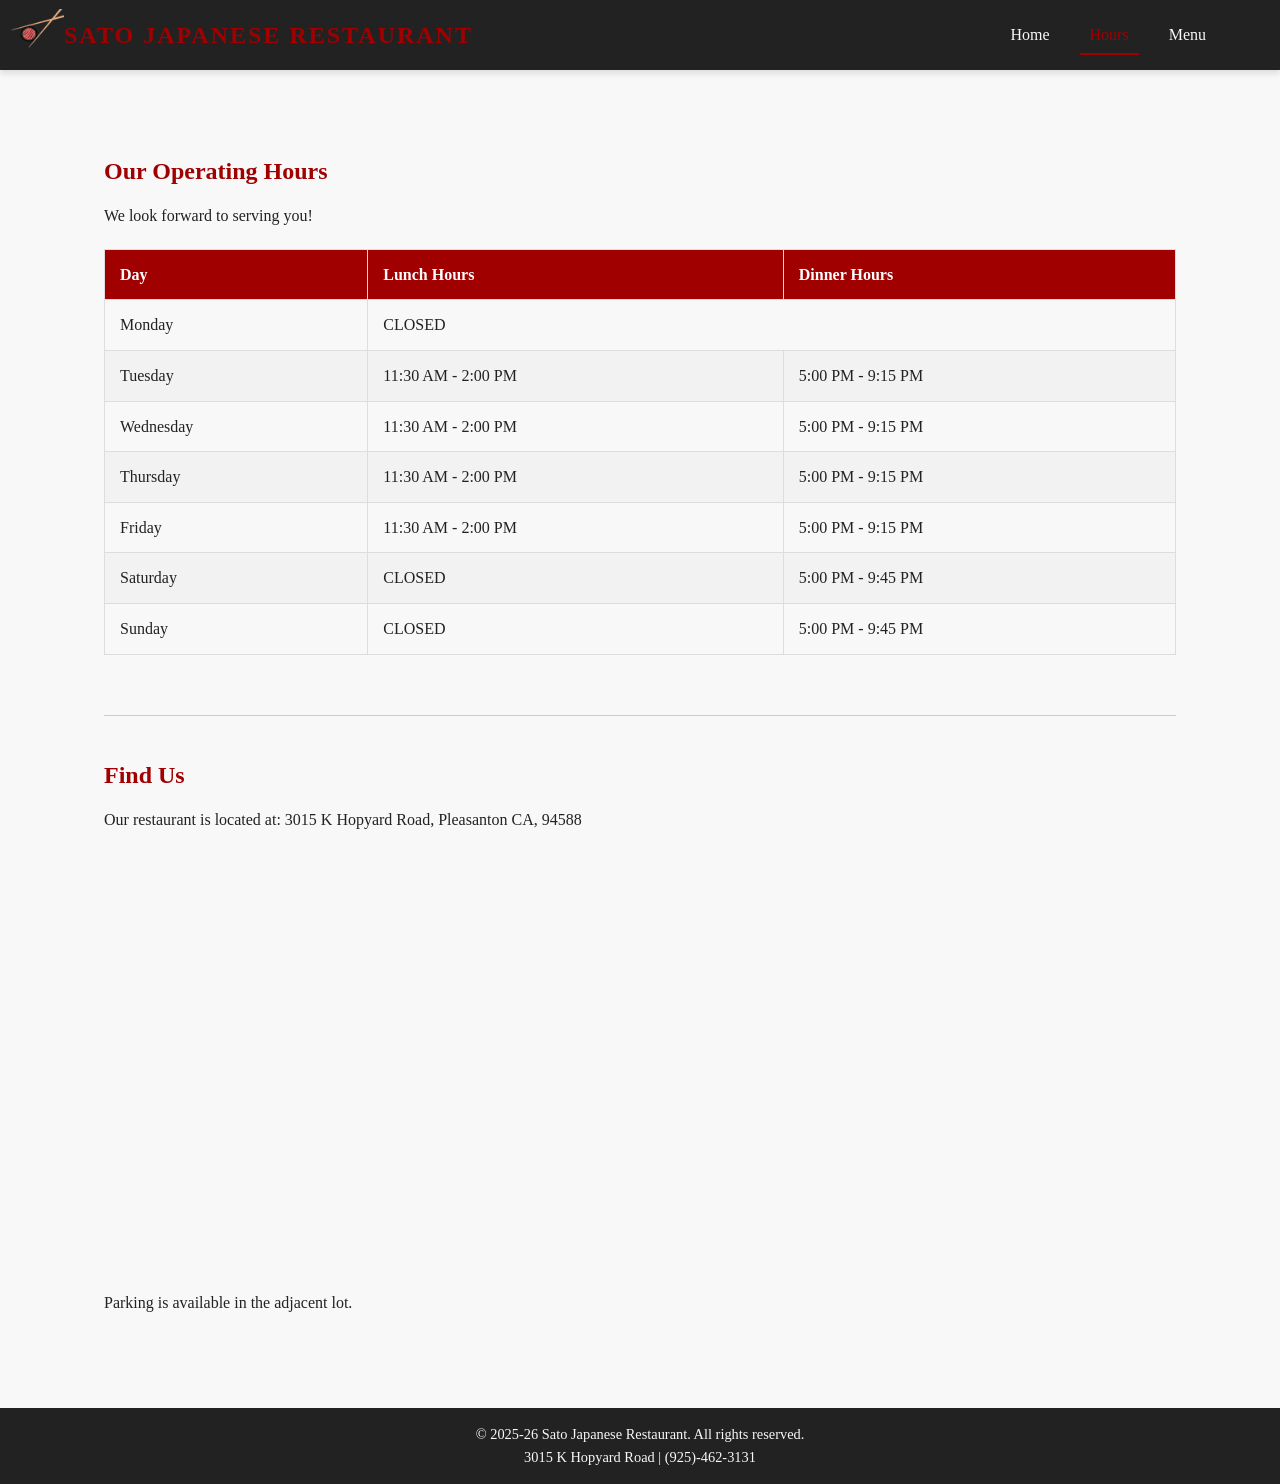
<file: hours.html>
<!DOCTYPE html>
<html lang="en">
<head>
    <meta charset="UTF-8">
    <meta name="viewport" content="width=device-width, initial-scale=1.0">
    <title>Sato Japanese Restaurant - Hours</title>
    <link rel="stylesheet" href="style.css">
</head>
<body>

    <img src="favicon_copy.png" class="logo_img">
    <header>
        <div class="logo">Sato Japanese Restaurant</div>
        <nav>
            <ul>
                <li><a href="index.html">Home</a></li>
                <li><a href="hours.html" class="active">Hours</a></li>
                <li><a href="menu.html">Menu</a></li>
            </ul>
        </nav>
    </header>

    <main class="hours-page">
        <section class="hours-info">
            <h2>Our Operating Hours</h2>
            <p>We look forward to serving you!</p>
            <table class="responsive-table fade-in-delay">
                <thead>
                    <tr>
                        <th>Day</th>
                        <th>Lunch Hours</th>
                        <th>Dinner Hours</th>
                    </tr>
                </thead>
                <tbody>
                    <tr>
                        <td>Monday</td>
                        <td colspan="2">CLOSED</td>
                    </tr>
                    <tr>
                        <td>Tuesday</td>
                        <td>11:30 AM - 2:00 PM</td>
                        <td>5:00 PM - 9:15 PM</td>
                    </tr>
                    <tr>
                        <td>Wednesday</td>
                        <td>11:30 AM - 2:00 PM</td>
                        <td>5:00 PM - 9:15 PM</td>
                    </tr>
                    <tr>
                        <td>Thursday</td>
                        <td>11:30 AM - 2:00 PM</td>
                        <td>5:00 PM - 9:15 PM</td>
                    </tr>
                    <tr>
                        <td>Friday</td>
                        <td>11:30 AM - 2:00 PM</td>
                        <td>5:00 PM - 9:15 PM</td>
                    </tr>
                    <tr>
                        <td>Saturday</td>
                        <td>CLOSED</td>
                        <td colspan="2">5:00 PM - 9:45 PM</td>
                    </tr>
                    <tr>
                        <td>Sunday</td>
                        <td>CLOSED</td>
                        <td>5:00 PM - 9:45 PM</td>
                    </tr>
                </tbody>
            </table>
        </section>

        <section class="location-info">
            <h2>Find Us</h2>
            <p>Our restaurant is located at: 3015 K Hopyard Road, Pleasanton CA, 94588</p>
            <iframe src="https://www.google.com/maps/embed?pb=!1m18!1m12!1m3!1d3157.8063893391627!2d-121.89957112369252!3d37.6772569177708!2m3!1f0!2f0!3f0!3m2!1i1024!2i768!4f13.1!3m3!1m2!1s0x808fe963c2feba8f%3A0xa74aaab56c9bbfce!2sSato%20Japanese%20Cuisine!5e0!3m2!1sen!2sus!4v1765731597473!5m2!1sen!2sus" width="600" height="450" style="border:0;" allowfullscreen="" loading="lazy" referrerpolicy="no-referrer-when-downgrade"></iframe>
            <p>Parking is available in the adjacent lot.</p>
        </section>
    </main>

    <footer>
        <p>&copy; 2025-26 Sato Japanese Restaurant. All rights reserved.</p>
        <p>3015 K Hopyard Road | (925)-462-3131</p>
    </footer>

</body>
</html>
</file>
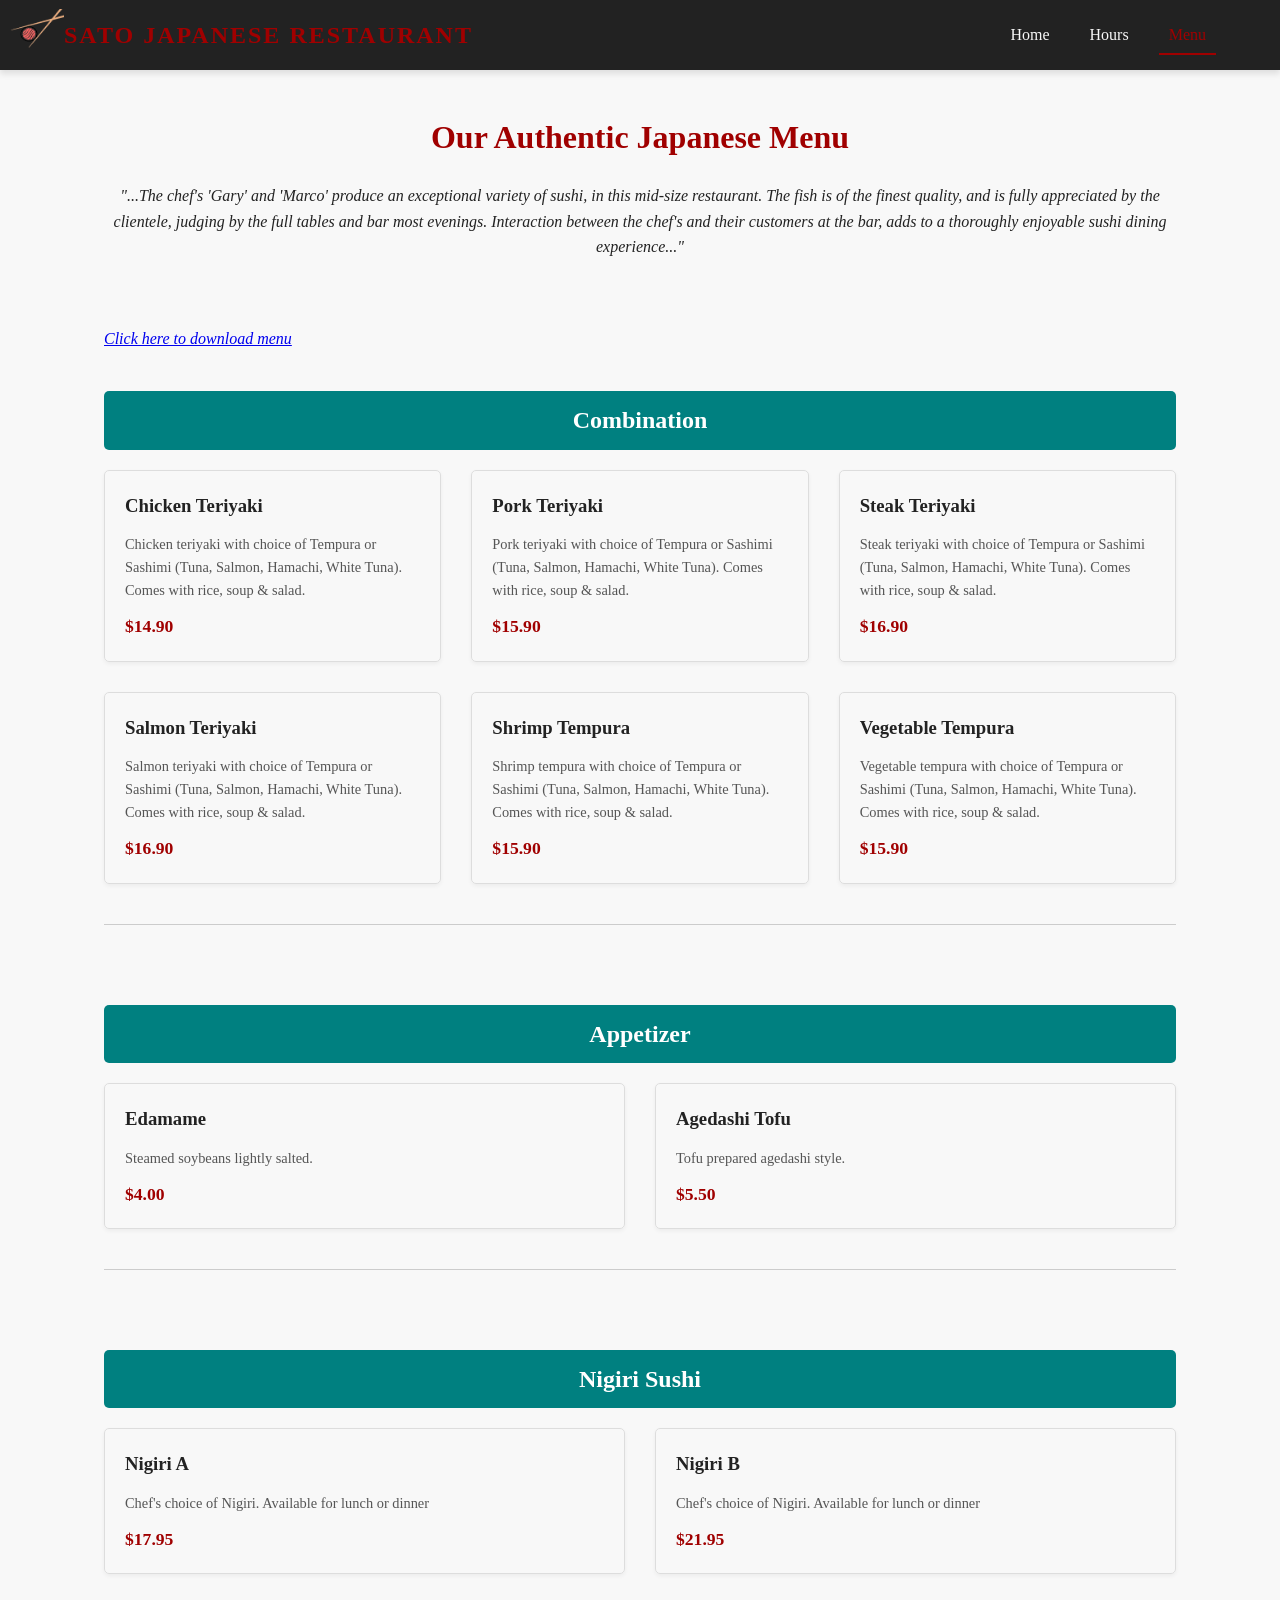
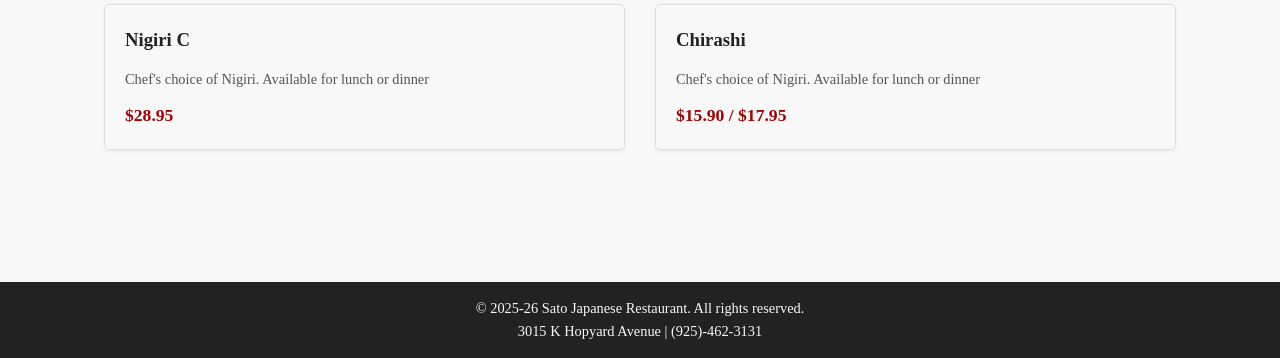
<file: menu.html>
<!DOCTYPE html>
<html lang="en">
<head>
    <meta charset="UTF-8">
    <meta name="viewport" content="width=device-width, initial-scale=1.0">
    <title>Sato Japanese Restaurant - Our Menu</title>
    <link rel="stylesheet" href="style.css">
</head>
<body>

    <img src="favicon_copy.png" class="logo_img">
    <header>
        <div class="logo">Sato Japanese Restaurant</div>
        <nav>
            <ul>
                <li><a href="index.html">Home</a></li>
                <li><a href="hours.html">Hours</a></li>
                <li><a href="menu.html" class="active">Menu</a></li>
            </ul>
        </nav>
    </header>

    <main class="menu-page">
        <h1>Our Authentic Japanese Menu</h1>
        <p class="menu-intro">"...The chef's 'Gary' and 'Marco' produce an exceptional variety of sushi, in this mid-size restaurant. The fish is of the finest quality, and is fully appreciated by the clientele, judging by the full tables and bar most evenings. Interaction between the chef's and their customers at the bar, adds to a thoroughly enjoyable sushi dining experience..."</p>
        <br/>
        <a href="2012June_Sato_Menu.pdf" target="_blank" class="menu-intro">Click here to download menu</a>
        <section class="menu-category">
            <h2>Combination</h2>
            <div class="menu-items">
                <article class="menu-item float-up-on-load">
                    <h3>Chicken Teriyaki</h3>
                    <p class="description">Chicken teriyaki with choice of Tempura or Sashimi (Tuna, Salmon, Hamachi, White Tuna). Comes with rice, soup & salad.</p>
                    <p class="price">$14.90</p>
                </article>

                <article class="menu-item float-up-on-load">
                    <h3>Pork Teriyaki</h3>
                    <p class="description">Pork teriyaki with choice of Tempura or Sashimi (Tuna, Salmon, Hamachi, White Tuna). Comes with rice, soup & salad.</p>
                    <p class="price">$15.90</p>
                </article>

                <article class="menu-item float-up-on-load">
                    <h3>Steak Teriyaki</h3>
                    <p class="description">Steak teriyaki with choice of Tempura or Sashimi (Tuna, Salmon, Hamachi, White Tuna). Comes with rice, soup & salad.</p>
                    <p class="price">$16.90</p>
                </article>
                <article class="menu-item float-up-on-load">
                    <h3>Salmon Teriyaki</h3>
                    <p class="description">Salmon teriyaki with choice of Tempura or Sashimi (Tuna, Salmon, Hamachi, White Tuna). Comes with rice, soup & salad.</p>
                    <p class="price">$16.90</p>
                </article>

                <article class="menu-item float-up-on-load">
                    <h3>Shrimp Tempura</h3>
                    <p class="description">Shrimp tempura with choice of Tempura or Sashimi (Tuna, Salmon, Hamachi, White Tuna). Comes with rice, soup & salad.</p>
                    <p class="price">$15.90</p>
                </article>

                <article class="menu-item float-up-on-load">
                    <h3>Vegetable Tempura</h3>
                    <p class="description">Vegetable tempura with choice of Tempura or Sashimi (Tuna, Salmon, Hamachi, White Tuna). Comes with rice, soup & salad.</p>
                    <p class="price">$15.90</p>
                </article>
            </div>
        </section>
        
        <section class="menu-category">
            <h2>Appetizer</h2>
            <div class="menu-items">
                <article class="menu-item float-up-on-load">
                    <h3>Edamame</h3>
                    <p class="description">Steamed soybeans lightly salted.</p>
                    <p class="price">$4.00</p>
                </article>

                <article class="menu-item float-up-on-load">
                    <h3>Agedashi Tofu</h3>
                    <p class="description">Tofu prepared agedashi style.</p>
                    <p class="price">$5.50</p>
                </article>
            </div>
        </section>

        <section class="menu-category">
            <h2>Nigiri Sushi</h2>
            <div class="menu-items" style="padding-bottom: 30px;">
                <article class="menu-item float-up-on-load">
                    <h3>Nigiri A</h3>
                    <p class="description">Chef's choice of Nigiri. Available for lunch or dinner</p>
                    <p class="price">$17.95</p>
                </article>

                <article class="menu-item float-up-on-load">
                    <h3>Nigiri B</h3>
                    <p class="description">Chef's choice of Nigiri. Available for lunch or dinner </p>
                    <p class="price">$21.95</p>
                </article>
            </div>
            <div class="menu-items">
                <article class="menu-item float-up-on-load">
                    <h3>Nigiri C</h3>
                    <p class="description">Chef's choice of Nigiri. Available for lunch or dinner </p>
                    <p class="price">$28.95</p>
                </article>

                <article class="menu-item float-up-on-load">
                    <h3>Chirashi</h3>
                    <p class="description">Chef's choice of Nigiri. Available for lunch or dinner </p>
                    <p class="price">$15.90 / $17.95</p>
                </article>
            </div>
        </section>
    </main>

    <footer>
        <p>&copy; 2025-26 Sato Japanese Restaurant. All rights reserved.</p>
        <p>3015 K Hopyard Avenue | (925)-462-3131</p>
    </footer>

</body>
</html>
</file>
<file: style.css>
/*
    ======================================
    BASE STYLES
    ======================================
*/
:root {
    --primary-color: #A00000; /* Deep Red/Maroon */
    --secondary-color: #F8F8F8; /* Light Off-White */
    --accent-color: #008080; /* Teal/Cyan Accent */
    --dark-color: #222222;
    --font-family: 'Georgia', serif;
}

* {
    box-sizing: border-box;
    margin: 0;
    padding: 0;
}

body {
    font-family: var(--font-family);
    line-height: 1.6;
    color: var(--dark-color);
    background-color: var(--secondary-color);
    padding-top: 80px; /* Space for fixed header */
}

/*
    ======================================
    HEADER & NAVIGATION
    ======================================
*/
header {
    background-color: var(--dark-color);
    color: var(--secondary-color);
    padding: 1rem 5%;
    display: flex;
    justify-content: space-between;
    align-items: center;
    position: fixed;
    top: 0;
    left: 0;
    width: 100%;
    z-index: 1000;
    box-shadow: 0 4px 6px rgba(0, 0, 0, 0.1);
}

.logo_img {
    height: 5%;
    width: 5%;
    position: fixed;
    top: 1%;
    left: 0%;
    z-index: 1001;
}

.logo {
    font-size: 1.5rem;
    font-weight: bold;
    color: var(--primary-color);
    text-transform: uppercase;
    letter-spacing: 2px;
}

nav ul {
    list-style: none;
    display: flex;
}

nav ul li {
    margin-left: 20px;
}

nav ul a {
    color: var(--secondary-color);
    text-decoration: none;
    font-weight: 500;
    padding: 5px 10px;
    position: relative;
    transition: color 0.3s ease;
}

nav ul a:hover, nav ul a.active {
    color: var(--primary-color);
}

/* Underline Animation on Hover */
nav ul a:after {
    content: '';
    position: absolute;
    width: 0;
    height: 2px;
    display: block;
    margin-top: 5px;
    right: 0;
    background: var(--primary-color);
    transition: width 0.4s ease;
}

nav ul a:hover:after, nav ul a.active:after {
    width: 100%;
    left: 0;
    background: var(--primary-color);
}


/*
    ======================================
    GENERAL LAYOUT & SECTIONS
    ======================================
*/
main {
    padding: 2rem 5%;
    max-width: 1200px;
    margin: 0 auto;
}

h1, h2, h3 {
    margin-bottom: 0.8rem;
    color: var(--primary-color);
}

section {
    padding: 40px 0;
    border-bottom: 1px solid #ccc;
}

section:last-of-type {
    border-bottom: none;
}

.cta-button {
    display: inline-block;
    background-color: var(--accent-color);
    color: white;
    padding: 10px 20px;
    text-decoration: none;
    border-radius: 5px;
    margin-top: 15px;
    transition: background-color 0.3s, transform 0.3s;
}

.cta-button:hover {
    background-color: #006666;
    transform: scale(1.05);
}

.placeholder-image {
    width: 100%;
    max-width: 400px;
    height: auto;
    border-radius: 8px;
    object-fit: cover;
    margin-bottom: 15px;
    border: 3px solid var(--accent-color);
}

/*
    ======================================
    HOME PAGE STYLES
    ======================================
*/
.heading {
    font-family: cursive;

    text-shadow: 
        0 0 5px rgba(0, 0, 255, 0.6), 
        0 0 10px rgba(0, 0, 255, 0.6), 
        0 0 20px var(--accent-color), 
        0 0 40px var(--accent-color), 
        0 0 80px var(--accent-color);
}

.hero-section {
    background-image: url('sato-japanese-cuisine.jpg');
    background-repeat: no-repeat;
    background-size: cover;
    background-position: center;
    text-align: center;
    padding: 80px 0;
    min-height: 400px;
    display: flex;
    flex-direction: column;
    justify-content: center;
    align-items: center;
    color: white;
    border-radius: 10px;
}

.hero-section h1 {
    font-size: 3.5rem;
    color: white; /* Base color for neon flicker */
}

.tagline {
    font-family: cursive;
    font-size: 1.2rem;
    margin-top: 10px;
    color: #ffffff;
    text-shadow: 
        0 0 5px rgba(0, 0, 255, 0.6), 
        0 0 10px rgba(0, 0, 255, 0.6), 
        0 0 20px var(--accent-color), 
        0 0 40px var(--accent-color), 
        0 0 80px var(--accent-color);
}

.about-content {
    display: flex;
    align-items: center;
    gap: 30px;
}

.about-content .text-content {
    flex: 1;
}

/* Featured Dish Card */
.dish-card {
    text-align: center;
    padding: 20px;
    border: 1px solid #ddd;
    border-radius: 8px;
    box-shadow: 0 4px 8px rgba(0, 0, 0, 0.1);
    transition: all 0.5s ease;
}

/*
    ======================================
    HOURS & LOCATION STYLES
    ======================================
*/
.responsive-table {
    width: 100%;
    border-collapse: collapse;
    margin: 20px 0;
}

.responsive-table th, .responsive-table td {
    padding: 12px 15px;
    border: 1px solid #ddd;
    text-align: left;
}

.responsive-table th {
    background-color: var(--primary-color);
    color: white;
}

.responsive-table tr:nth-child(even) {
    background-color: #f2f2f2;
}

.map-placeholder {
    height: 300px;
    width: 100%;
    background-color: #cccccc;
    display: flex;
    flex-direction: column;
    justify-content: center;
    align-items: center;
    margin-top: 20px;
    border: 5px solid var(--primary-color);
    border-radius: 8px;
    font-size: 1.5rem;
    color: var(--dark-color);
    text-align: center;
}

/*
    ======================================
    MENU PAGE STYLES
    ======================================
*/
.menu-page h1 {
    text-align: center;
    margin-bottom: 20px;
}

.menu-intro {
    text-align: center;
    font-style: italic;
    margin-bottom: 40px;
}

.menu-category {
    margin-bottom: 40px;
}

.menu-category h2 {
    text-align: center;
    padding: 10px;
    background-color: var(--accent-color);
    color: white;
    border-radius: 5px;
    margin-bottom: 20px;
}

.menu-items {
    display: grid;
    grid-template-columns: repeat(auto-fit, minmax(300px, 1fr));
    gap: 30px;
}

.menu-item {
    border: 1px solid #ddd;
    padding: 20px;
    border-radius: 5px;
    box-shadow: 0 2px 4px rgba(0, 0, 0, 0.05);
}

.menu-item h3 {
    margin-top: 0;
    color: var(--dark-color);
}

.menu-item .description {
    font-size: 0.9rem;
    color: #555;
    margin-bottom: 10px;
}

.menu-item .price {
    font-weight: bold;
    color: var(--primary-color);
    font-size: 1.1rem;
}


/*
    ======================================
    FOOTER
    ======================================
*/
footer {
    background-color: var(--dark-color);
    color: var(--secondary-color);
    text-align: center;
    padding: 15px 5%;
    font-size: 0.9rem;
    margin-top: 20px;
}

/*
    ======================================
    ADVANCED CSS ANIMATIONS & KEYFRAMES
    ======================================
*/

/* 1. Neon Flicker Animation (Used on h1 in index.html) */
.neon-flicker {
    color: #fff;
    text-shadow: 
        0 0 5px rgba(255, 0, 0, 0.6), 
        0 0 10px rgba(255, 0, 0, 0.6), 
        0 0 20px var(--primary-color), 
        0 0 40px var(--primary-color), 
        0 0 80px var(--primary-color);
    animation: neon-flicker 1.5s infinite alternate;
}

@keyframes neon-flicker {
    0%, 19%, 21%, 23%, 25%, 54%, 56%, 100% {
        text-shadow: 
            0 0 5px rgba(255, 0, 0, 0.8), 
            0 0 15px var(--primary-color), 
            0 0 30px var(--primary-color);
        opacity: 1;
    }
    20%, 24%, 55% {        
        text-shadow: none;
        opacity: 0.7;
    }
}

/* 2. Spin-on-Hover (Used on .dish-card in index.html) */
.spin-on-hover:hover {
    transform: rotateY(15deg) scale(1.03);
    box-shadow: 0 10px 20px rgba(0, 0, 0, 0.2);
}

/* 3. Pulse Shadow Animation (Used on .map-placeholder in hours.html) */
.pulse-shadow {
    animation: pulse-shadow 2s infinite ease-in-out;
}

@keyframes pulse-shadow {
    0% {
        box-shadow: 0 0 0 0px rgba(0, 128, 128, 0.7); /* Accent Color */
    }
    50% {
        box-shadow: 0 0 0 15px rgba(0, 128, 128, 0.0);
    }
    100% {
        box-shadow: 0 0 0 0px rgba(0, 128, 128, 0.7);
    }
}

/* 4. Float-Up-on-Load Animation (Used on .menu-item in menu.html) */
.float-up-on-load {
    opacity: 0;
    transform: translateY(20px);
    animation: float-up 0.6s ease-out forwards;
}

/* Applying staggered delay to menu items for a cooler effect */
.menu-item:nth-child(1) { animation-delay: 0.1s; }
.menu-item:nth-child(2) { animation-delay: 0.2s; }
.menu-item:nth-child(3) { animation-delay: 0.3s; }
.menu-item:nth-child(4) { animation-delay: 0.4s; }
.menu-item:nth-child(5) { animation-delay: 0.5s; }
.menu-item:nth-child(6) { animation-delay: 0.6s; }

@keyframes float-up {
    to {
        opacity: 1;
        transform: translateY(0);
    }
}

/* 5. Fade-in-Delay for the Hours Table (hours.html) */
.fade-in-delay {
    opacity: 0;
    animation: fadeIn 1s ease-in forwards;
    animation-delay: 0.5s;
}

@keyframes fadeIn {
    to {
        opacity: 1;
    }
}

/*
    ======================================
    MEDIA QUERIES (Responsiveness)
    ======================================
*/
@media (max-width: 768px) {
    body {
        padding-top: 60px;
    }
    
    header {
        flex-direction: column;
        padding: 10px 5%;
    }

    nav ul {
        margin-top: 10px;
        justify-content: center;
    }

    .hero-section h1 {
        font-size: 2.5rem;
    }

    .about-content {
        flex-direction: column;
    }

    .placeholder-image {
        max-width: 100%;
    }

    .responsive-table thead {
        display: none; /* Hide header on small screens */
    }

    .responsive-table, .responsive-table tbody, .responsive-table tr, .responsive-table td {
        display: block;
        width: 100%;
    }

    .responsive-table tr {
        margin-bottom: 10px;
        border: 1px solid #ccc;
    }

    .responsive-table td {
        text-align: right;
        padding-left: 50%;
        position: relative;
    }

    .responsive-table td::before {
        /* Create pseudo-element to show column header */
        content: attr(data-label);
        position: absolute;
        left: 0;
        width: 50%;
        padding-left: 15px;
        font-weight: bold;
        text-align: left;
    }
}
</file>
